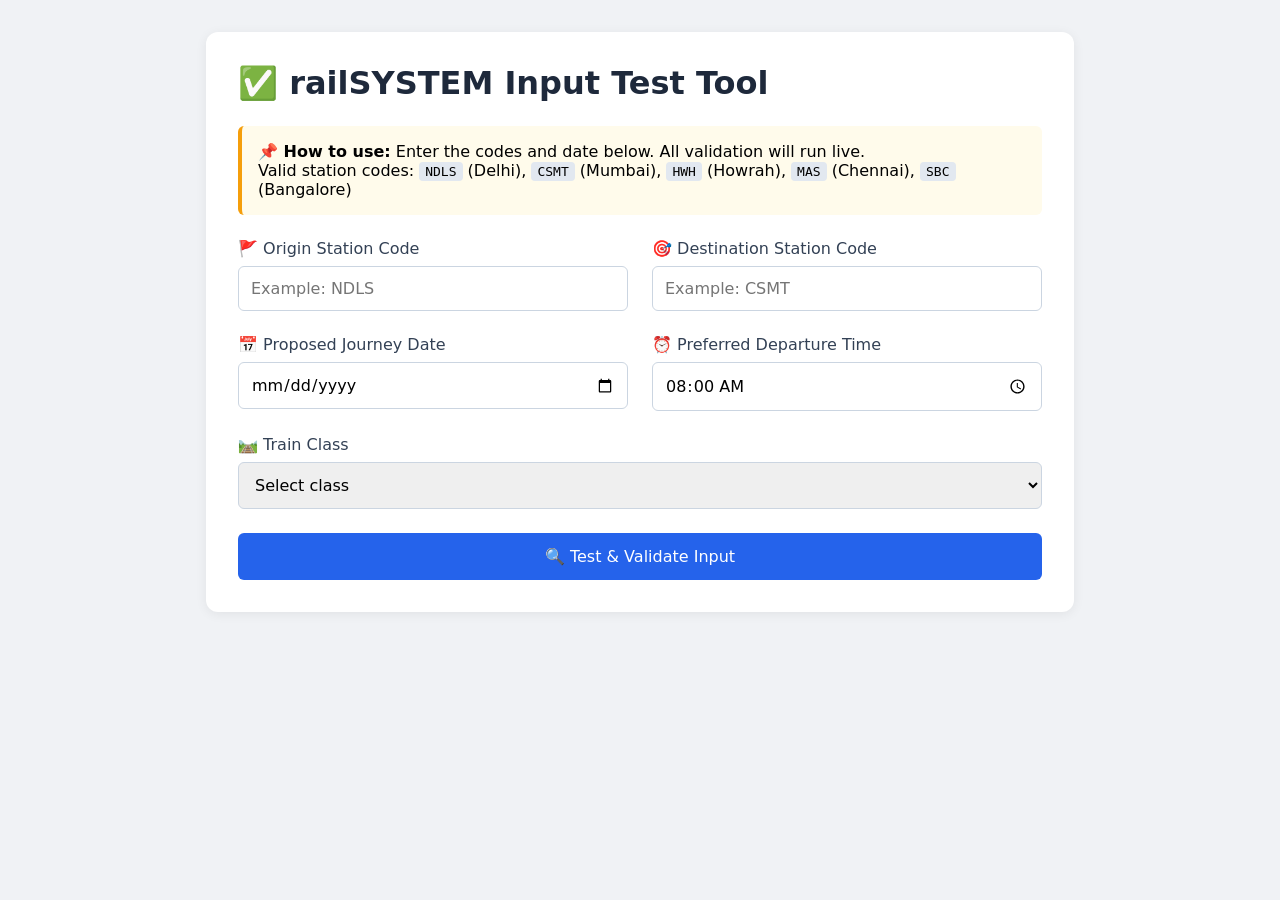
<file: test-user-input.html>
<!DOCTYPE html>
<html lang="en">
<head>
    <meta charset="UTF-8">
    <title>railSYSTEM User Input Test</title>
    <style>
        * { box-sizing: border-box; font-family: system-ui, sans-serif; }
        body { max-width: 900px; margin: 2rem auto; padding: 0 1rem; background: #f0f2f5; }
        .container { background: white; padding: 2rem; border-radius: 12px; box-shadow: 0 2px 12px #0001; }
        h1 { color: #1e293b; margin: 0 0 1.5rem 0; }
        .form-group { margin-bottom: 1.5rem; }
        label { display: block; margin-bottom: 0.5rem; font-weight: 500; color: #334155; }
        input, select, textarea { width: 100%; padding: 0.75rem; border: 1px solid #cbd5e1; border-radius: 6px; font-size: 1rem; }
        input:focus, select:focus { outline: 2px solid #2563eb; outline-offset: 1px; border-color: #2563eb; }
        .row { display: grid; grid-template-columns: 1fr 1fr; gap: 1.5rem; }
        .btn { background: #2563eb; color: white; border: none; padding: 0.875rem 1.5rem; border-radius: 6px; font-size: 1rem; font-weight: 500; cursor: pointer; width: 100%; }
        .btn:hover { background: #1d4ed8; }
        #result { margin-top: 2rem; padding: 1.5rem; border-radius: 8px; background: #f8fafc; border-left: 4px solid #2563eb; }
        .example-notice { background: #fffbeb; padding: 1rem; border-radius: 6px; margin-bottom: 1.5rem; border-left: 4px solid #f59e0b; }
        .valid { color: #166534; font-weight: 500; }
        .invalid { color: #dc2626; font-weight: 500; }
        code { background: #e2e8f0; padding: 0.125rem 0.375rem; border-radius: 4px; font-family: monospace; }
    </style>
</head>
<body>
    <div class="container">
        <h1>✅ railSYSTEM Input Test Tool</h1>

        <div class="example-notice">
            <strong>📌 How to use:</strong> Enter the codes and date below. All validation will run live. <br>
            Valid station codes: <code>NDLS</code> (Delhi), <code>CSMT</code> (Mumbai), <code>HWH</code> (Howrah), <code>MAS</code> (Chennai), <code>SBC</code> (Bangalore)
        </div>

        <form id="testForm">
            <div class="row">
                <div class="form-group">
                    <label>🚩 Origin Station Code</label>
                    <input type="text" id="originCode" placeholder="Example: NDLS" maxlength="4" required>
                    <small id="originStatus"></small>
                </div>
                <div class="form-group">
                    <label>🎯 Destination Station Code</label>
                    <input type="text" id="destinationCode" placeholder="Example: CSMT" maxlength="4" required>
                    <small id="destStatus"></small>
                </div>
            </div>

            <div class="row">
                <div class="form-group">
                    <label>📅 Proposed Journey Date</label>
                    <input type="date" id="proposedDate" required>
                    <small id="dateStatus"></small>
                </div>
                <div class="form-group">
                    <label>⏰ Preferred Departure Time</label>
                    <input type="time" id="departureTime" value="08:00" required>
                </div>
            </div>

            <div class="form-group">
                <label>🛤️ Train Class</label>
                <select id="trainClass" required>
                    <option value="">Select class</option>
                    <option value="1A">First AC (1A)</option>
                    <option value="2A">Second AC (2A)</option>
                    <option value="3A">Third AC (3A)</option>
                    <option value="SL">Sleeper (SL)</option>
                    <option value="GN">General (GN)</option>
                </select>
            </div>

            <button type="submit" class="btn">🔍 Test & Validate Input</button>
        </form>

        <div id="result" style="display: none;"></div>
    </div>

    <script>
        // Valid station codes from actual railSYSTEM database
        const VALID_STATIONS = {
            NDLS: 'New Delhi',
            CSMT: 'Chhatrapati Shivaji Maharaj Terminus',
            HWH: 'Howrah Junction',
            MAS: 'Chennai Central',
            SBC: 'KSR Bengaluru',
            LKO: 'Lucknow',
            BCT: 'Mumbai Central',
            PNBE: 'Patna Junction'
        };

        const originInput = document.getElementById('originCode');
        const destInput = document.getElementById('destinationCode');
        const dateInput = document.getElementById('proposedDate');
        const resultDiv = document.getElementById('result');

        // Live validation
        originInput.addEventListener('input', () => validateStation(originInput, 'originStatus'));
        destInput.addEventListener('input', () => validateStation(destInput, 'destStatus'));
        dateInput.addEventListener('input', validateDate);


        function validateStation(input, statusId) {
            const status = document.getElementById(statusId);
            const code = input.value.toUpperCase().trim();
            input.value = code;

            if (code.length === 0) {
                status.textContent = '';
                return false;
            }
            if (VALID_STATIONS[code]) {
                status.className = 'valid';
                status.textContent = `✅ Valid: ${VALID_STATIONS[code]}`;
                return true;
            } else {
                status.className = 'invalid';
                status.textContent = '❌ Not found in station list';
                return false;
            }
        }

        function validateDate() {
            const status = document.getElementById('dateStatus');
            const selectedDate = new Date(dateInput.value);
            const today = new Date();
            today.setHours(0, 0, 0, 0);

            if (!dateInput.value) {
                status.textContent = '';
                return false;
            }
            if (selectedDate < today) {
                status.className = 'invalid';
                status.textContent = '❌ Date cannot be in the past';
                return false;
            }
            if (selectedDate > new Date(today.getFullYear(), today.getMonth() + 6, today.getDate())) {
                status.className = 'invalid';
                status.textContent = '❌ Cannot book more than 6 months ahead';
                return false;
            }
            status.className = 'valid';
            status.textContent = `✅ Valid travel date (${selectedDate.toLocaleDateString()})`;
            return true;
        }

        document.getElementById('testForm').addEventListener('submit', (ev) => {
            ev.preventDefault();

            // Final validation before processing
            const originOk = validateStation(originInput, 'originStatus');
            const destOk = validateStation(destInput, 'destStatus');
            const dateOk = validateDate();

            if (!originOk || !destOk || !dateOk) {
                resultDiv.style.display = 'block';
                resultDiv.innerHTML = '<h3 style="color:#dc2626">⚠️ Please fix the invalid fields first</h3>';
                return;
            }

            // Show parsed user input (this is what your backend would receive)
            const userInput = {
                originCode: originInput.value,
                originName: VALID_STATIONS[originInput.value],
                destinationCode: destInput.value,
                destinationName: VALID_STATIONS[destInput.value],
                proposedDate: dateInput.value,
                departureTime: document.getElementById('departureTime').value,
                travelClass: document.getElementById('trainClass').value,
                processedAt: new Date().toISOString()
            };

            // Display result
            resultDiv.style.display = 'block';
            resultDiv.innerHTML = `
                <h3 style="margin-top: 0; color: #166534;">✅ Input Test Successful!</h3>
                <p>This is exactly how the system receives your input. You can now use these values:</p>
                <pre style="background: #1e293b; color: #f1f5f9; padding: 1rem; border-radius: 6px; overflow-x: auto;">${JSON.stringify(userInput, null, 2)}</pre>
                <p>✅ You can now use this parsed data for: feasibility checks, train routing, seat availability or planning operations.</p>
            `;
        });

        // Set minimum date to today
        dateInput.min = new Date().toISOString().split('T')[0];
    </script>
</body>
</html>
</file>
